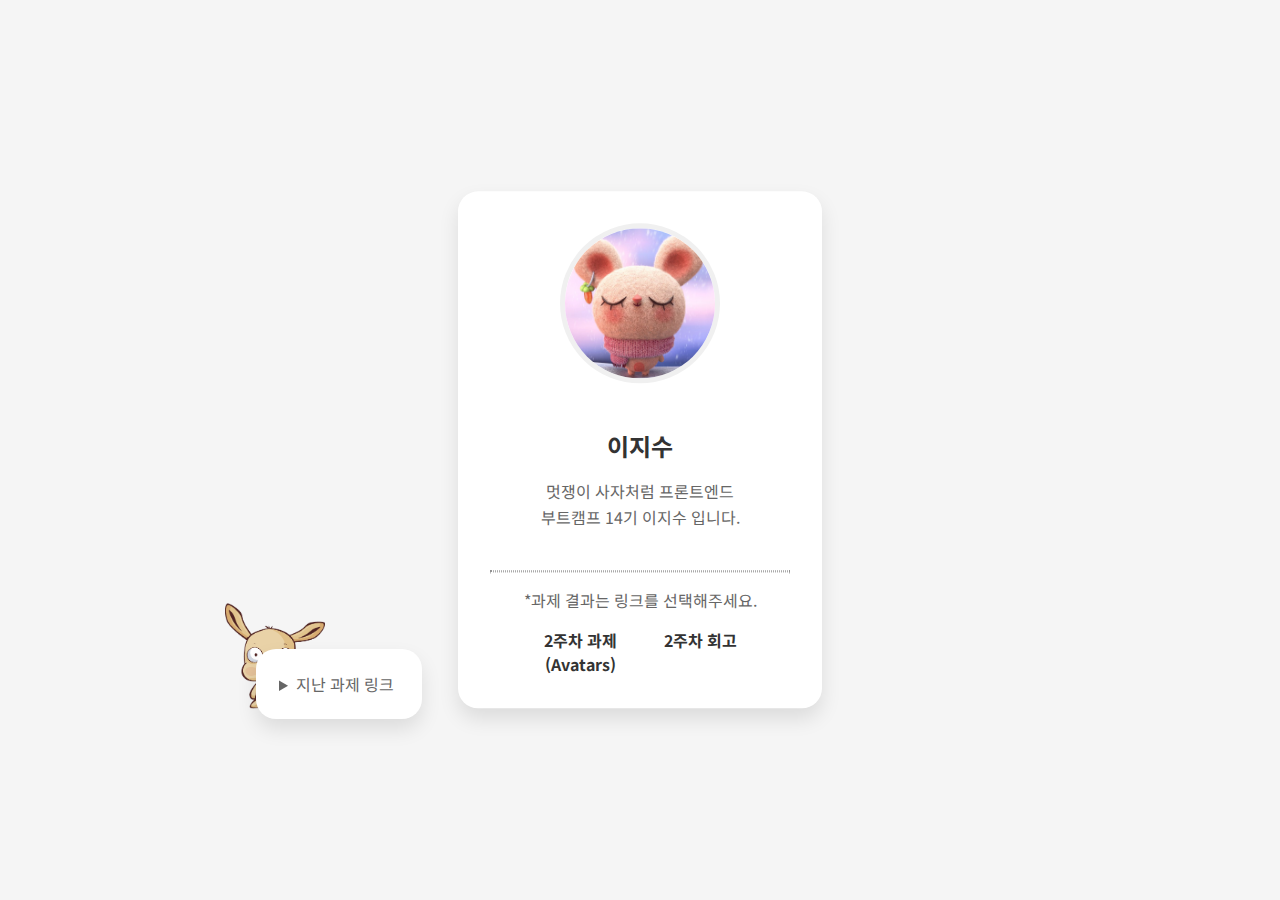
<file: index.html>
<!doctype html>
<html lang="ko">
  <head>
    <meta charset="UTF-8" />
    <meta name="viewport" content="width=device-width, initial-scale=1.0" />
    <title>HTML/CSS 과제</title>
    <link href="https://fonts.googleapis.com/css2?family=Noto+Sans+KR:wght@400;700&display=swap" rel="stylesheet" />
    <link rel="stylesheet" href="https://cdnjs.cloudflare.com/ajax/libs/font-awesome/5.15.4/css/all.min.css" />
    <link rel="stylesheet" href="./index.css" />
    <link rel="shortcut icon" href="./src/assets/favicon/favicon.ico" type="image/x-icon" />
  </head>
  <body>
    <div class="past-homework">
      <details>
        <summary>지난 과제 링크</summary>
        <a href="./src/md/markdown.md">1주차 과제(마크다운)</a>
        <a href="./src/md/week1-retrospect.md">1주차 회고</a>
      </details>
    </div>
    <div class="profile-card">
      <img src="./src/assets/jisu.jpg" alt="이지수 프로필" class="profile-image" />
      <h1 class="name">이지수</h1>
      <p class="bio">멋쟁이 사자처럼 프론트엔드 부트캠프 14기 이지수 입니다.</p>
      <hr />
      <p class="sub-bio">*과제 결과는 링크를 선택해주세요.</p>
      <ul class="homework-links">
        <li><a href="./src/avatars/avatars.html">2주차 과제(Avatars)</a></li>
        <li><a href="./src/md/week2-retrospect.md">2주차 회고</a></li>
      </ul>
    </div>
  </body>
</html>
</file>
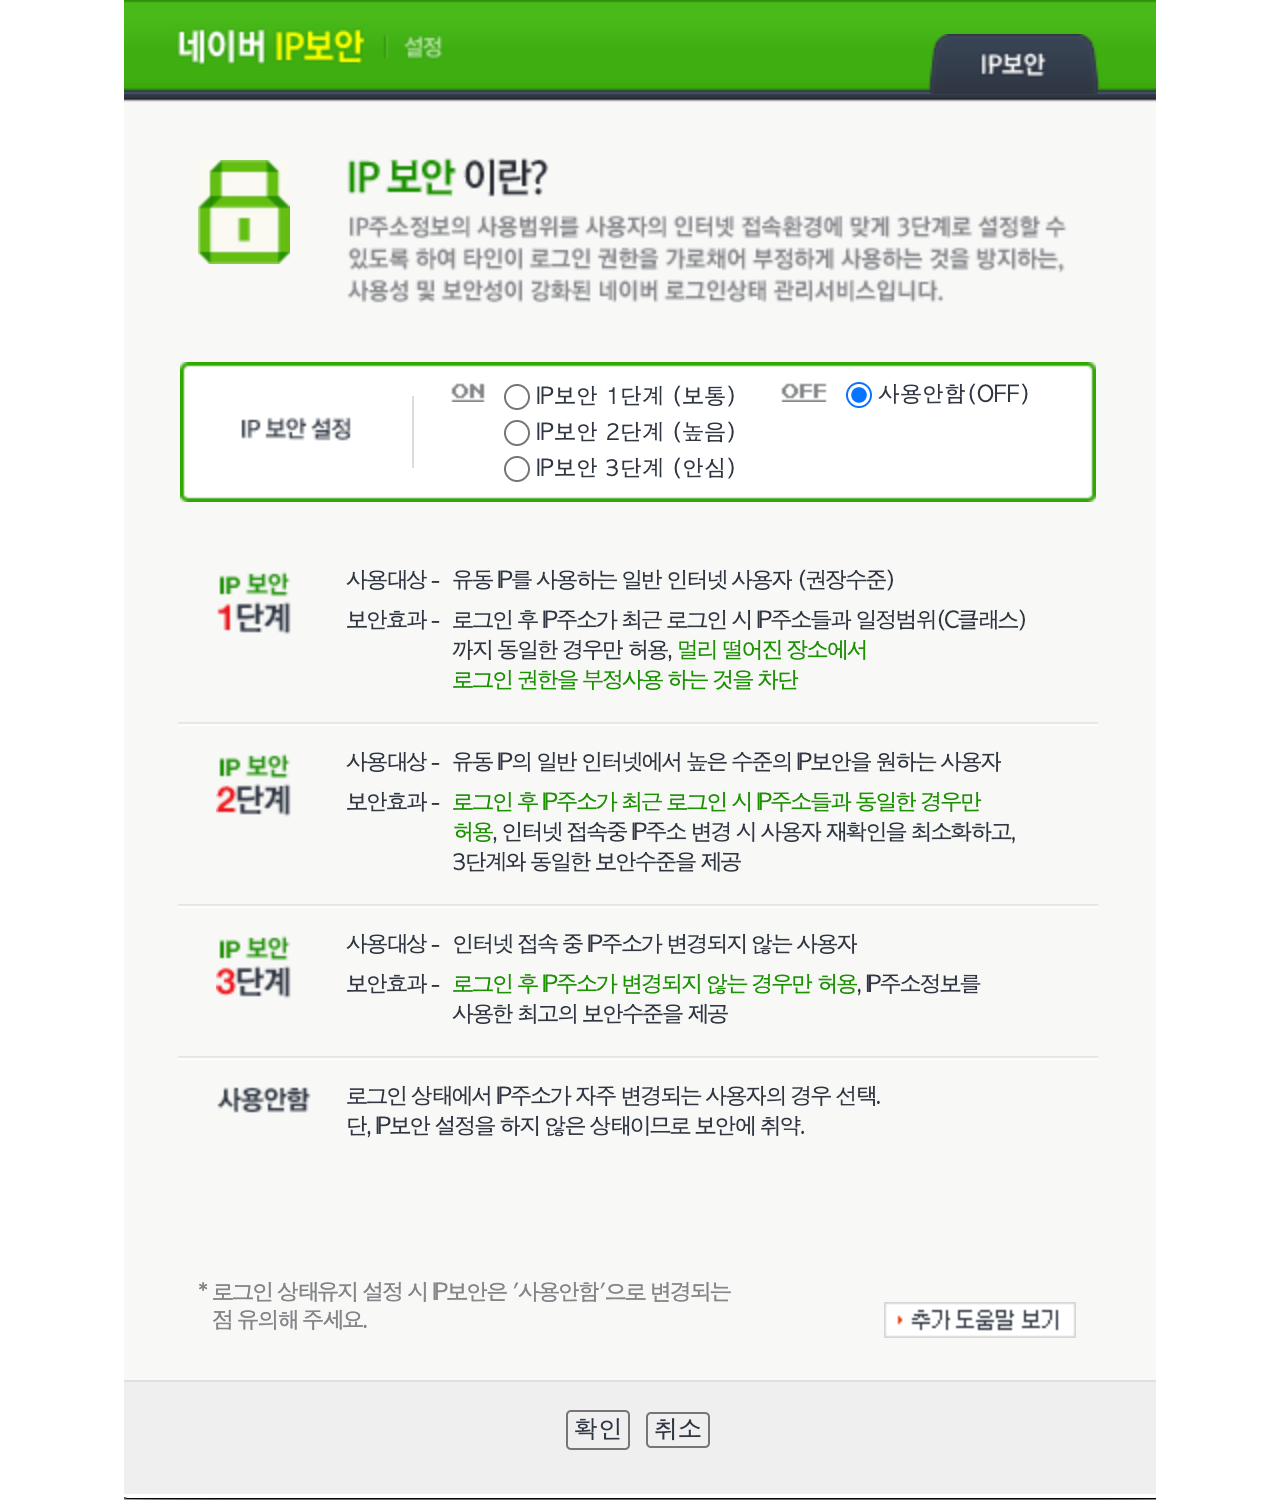
<file: src/login/pages/ip_security.html>
<!doctype html>
<html lang="ko">
  <head>
    <meta charset="UTF-8" />
    <meta name="viewport" content="width=device-width, initial-scale=1.0" />
    <title>네이버 IP 보안 로그인</title>
    <style>
      body {
        margin: 0;
      }

      div {
        display: flex;
        justify-content: center;
      }

      img {
        max-width: 100%;
        height: auto;
        margin: 0 auto;
      }
    </style>
  </head>

  <body>
    <div>
      <img src="./ip-security.png" alt="IP 보안 이란?..." />
    </div>
  </body>
</html>
</file>
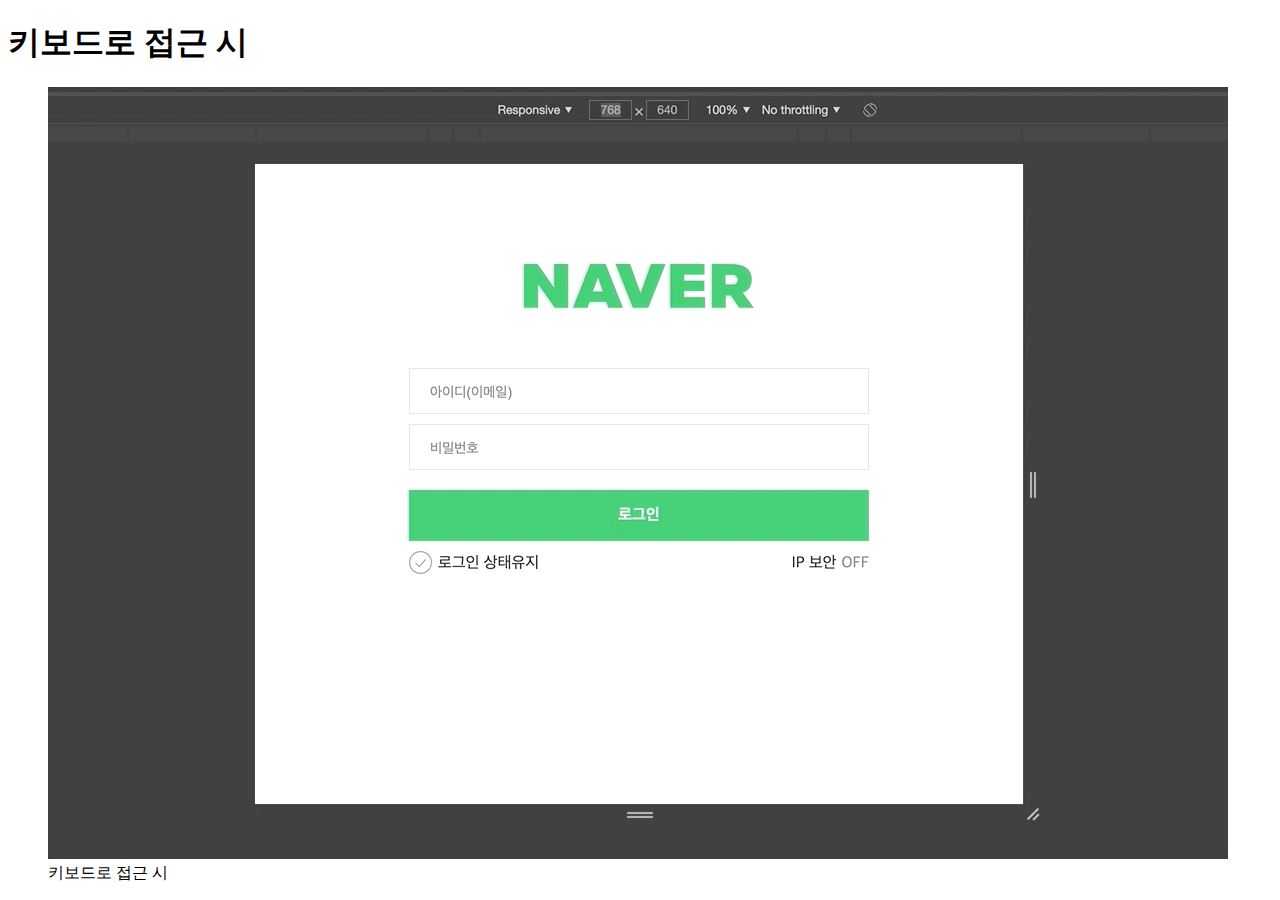
<file: src/login/preview/keyboard.html>
<!doctype html>
<html lang="ko">
  <head>
    <meta charset="UTF-8" />
    <meta name="viewport" content="width=device-width, initial-scale=1.0" />
    <title>키보드로 접근 시</title>
  </head>

  <body>
    <h1>키보드로 접근 시</h1>
    <figure>
      <img src="./images/keyboard.gif" alt="" />
      <figcaption>키보드로 접근 시</figcaption>
    </figure>
  </body>
</html>
</file>
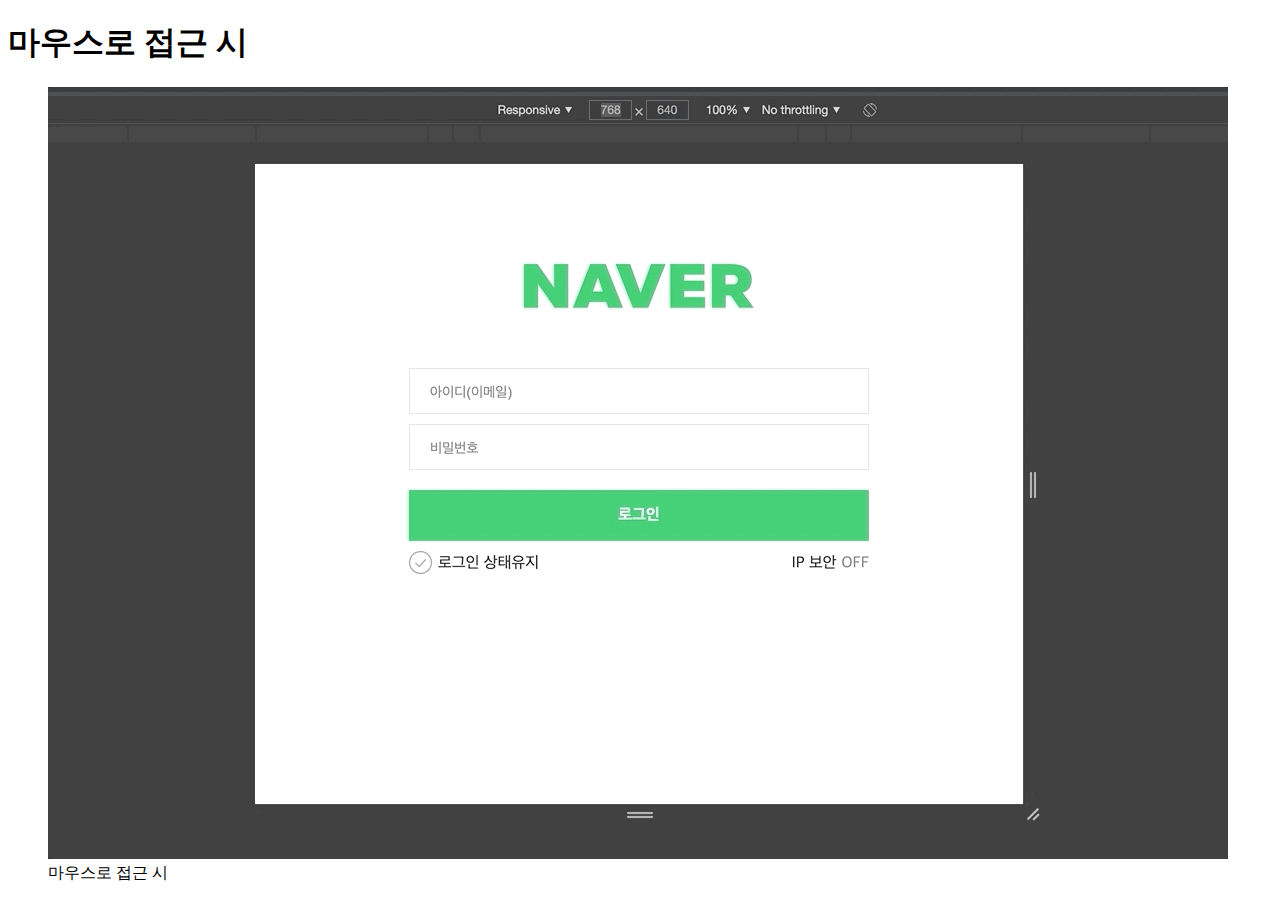
<file: src/login/preview/mouse.html>
<!doctype html>
<html lang="ko">
  <head>
    <meta charset="UTF-8" />
    <meta name="viewport" content="width=device-width, initial-scale=1.0" />
    <title>마우스로 접근 시</title>
  </head>

  <body>
    <h1>마우스로 접근 시</h1>
    <figure>
      <img src="./images/mouse.gif" alt="" />
      <figcaption>마우스로 접근 시</figcaption>
    </figure>
  </body>
</html>
</file>
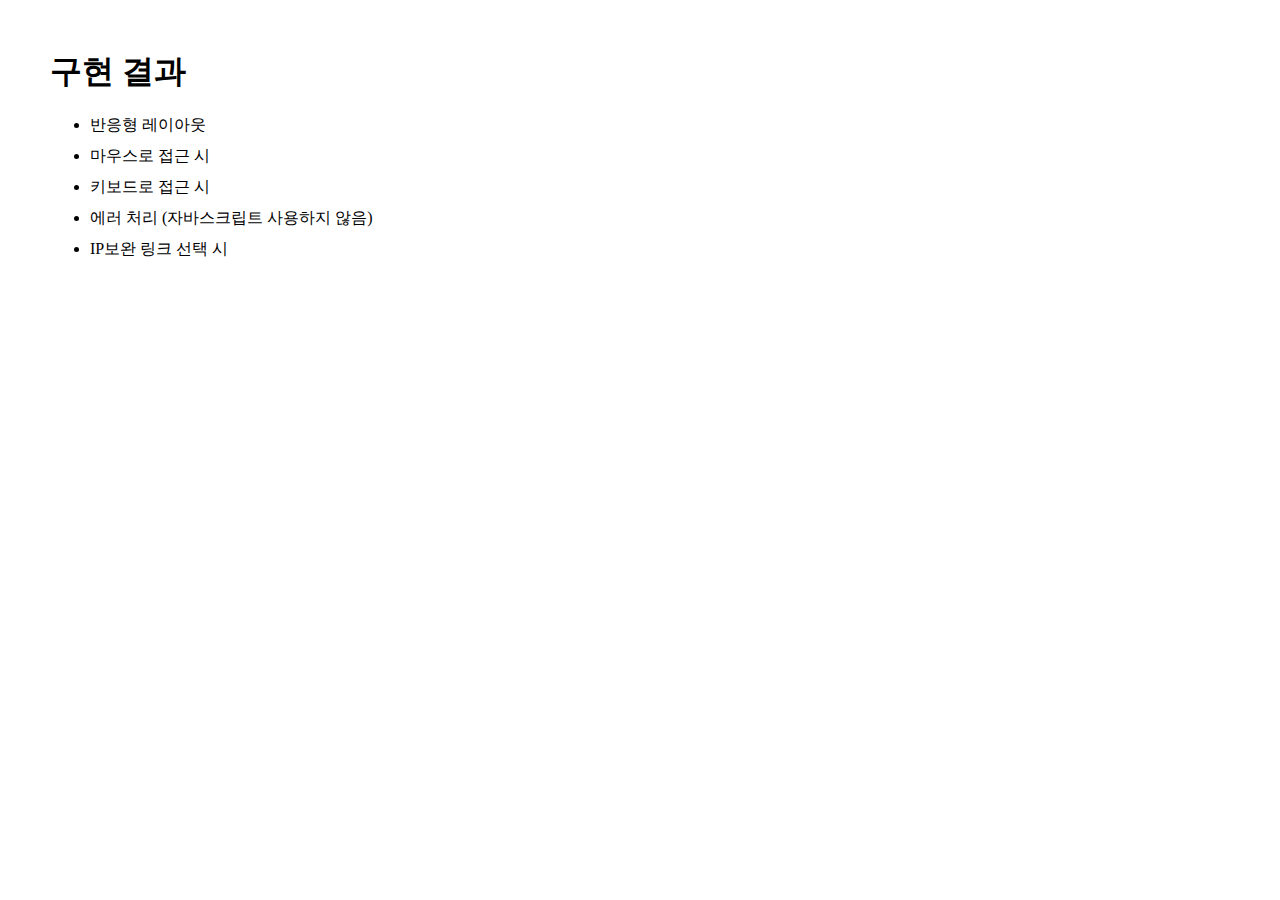
<file: src/login/preview/preview.html>
<!doctype html>
<html lang="ko">
  <head>
    <meta charset="UTF-8" />
    <meta name="viewport" content="width=device-width, initial-scale=1.0" />
    <title>네이버 IP 보안 로그인</title>
    <style>
      body{
        margin: 50px;
      }

      li{
        margin-block: 10px;
      }

      a{
        color: inherit;
        text-decoration: none;
      }
    </style>
  </head>

  <body>
    <h1>구현 결과</h1>
    <ul>
      <li><a href="./rwd.html">반응형 레이아웃</a></li>
      <li><a href="./mouse.html">마우스로 접근 시</a></li>
      <li><a href="./keyboard.html">키보드로 접근 시</a></li>
      <li><a href="./error.html">에러 처리 (자바스크립트 사용하지 않음)</a></li>
      <li><a href="./link.html">IP보완 링크 선택 시</a></li>
    </ul>
  </body>
</html>
</file>
<file: index.css>
body {
  margin: 0;
  padding: 0;
  font-family: 'Noto Sans KR', sans-serif;
  background-color: #f5f5f5;
  position: relative;
  min-height: 100vh;
  background-image: url("./src/assets/rabbit.png");
  background-repeat: no-repeat;
  background-position: 25vh 67vh;
  background-size: 100px

}

.past-homework {
  padding: 3px;
  position: absolute;
  top: 76%;
  left: 20%;
  transform: translateY(-50%);
  background: white;
  border-radius: 20px;
  box-shadow: 0 10px 20px rgba(0, 0, 0, 0.1);
  width: 160px;
  font-family: 'Noto Sans KR', sans-serif;
}

details {
  margin: 20px;
  color: #666;
}

hr {
  border-style: dotted;
  border-color: #929292
}
.profile-card {
  position: absolute;
  top: 50%;
  left: 50%;
  transform: translate(-50%,-50%);
  background: white;
  border-radius: 20px;
  box-shadow: 0 10px 20px rgba(0, 0, 0, 0.1);
  padding: 2rem;
  width: 300px;
  text-align: center;
}

.profile-image {
  width: 150px;
  height: 150px;
  border-radius: 50%;
  margin-bottom: 1.5rem;
  object-fit: cover;
  border: 5px solid #f0f0f0;
}

.name {
  font-size: 1.5rem;
  font-weight: bold;
  color: #333;
  margin-bottom: 0.5rem;
}

.bio {
  color: #666;
  line-height: 1.6;
  margin-bottom: 2.5rem;
  padding: 0 3rem;
}

.sub-bio {
  color:#666;
}

.homework-links {
  display: flex;
  justify-content: center;
  flex-wrap: wrap;
  margin: 0;
  padding: 0;
  list-style: none;
}

.homework-links li {
  width: 40%;
}

.homework-links a {
  font-weight: bold;
  display: block;
  text-align: center;
  color:#333;
  text-decoration: none;
  transition: color 0.3s ease;
}

.homework-links a:hover {
  color: #007bff;
}
</file>
